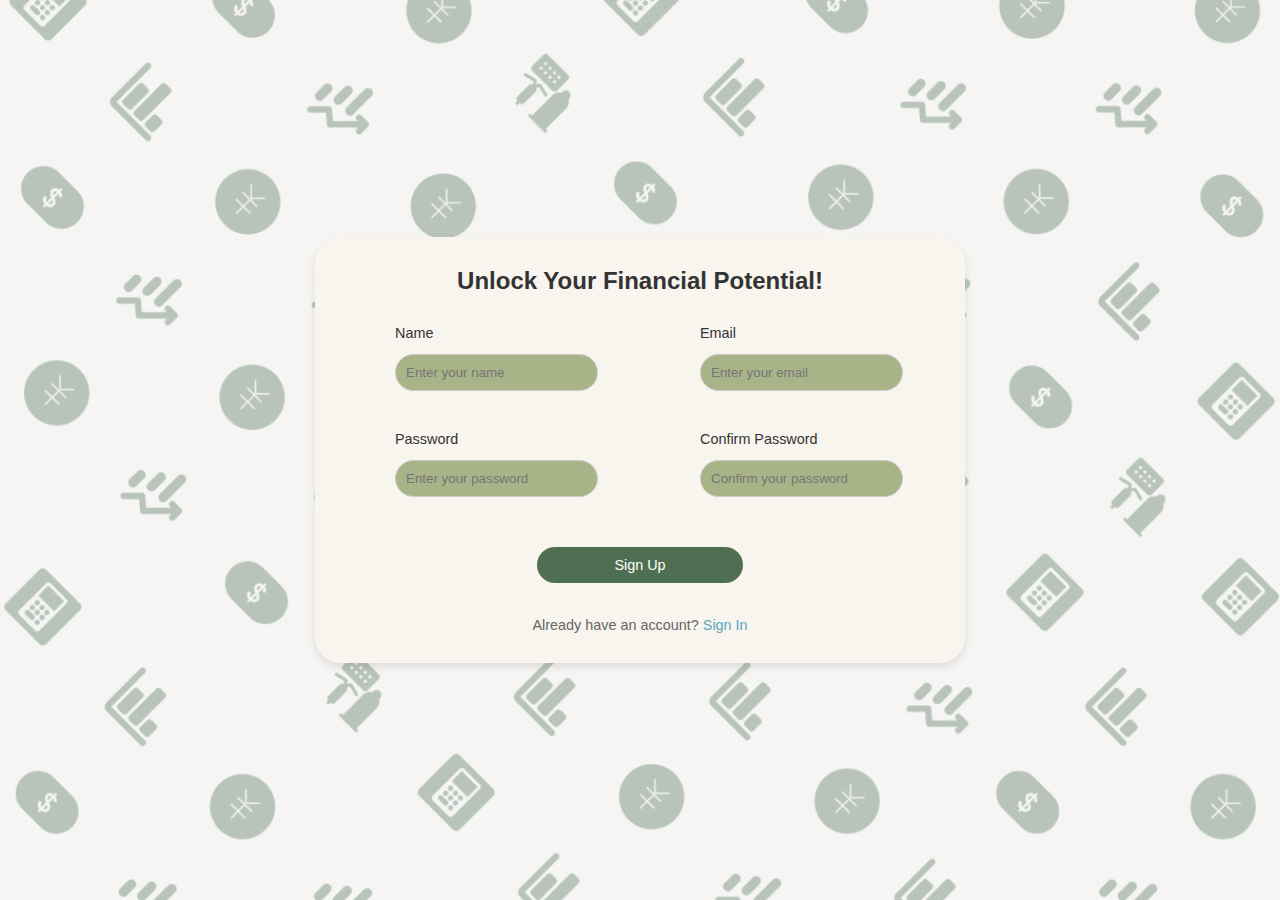
<file: regist.html>
<!DOCTYPE html>
<html lang="en">
<head>
    <meta charset="UTF-8">
    <meta name="viewport" content="width=device-width, initial-scale=1.0">
    <title>Register - Savvyngs</title>
    <link rel="stylesheet" href="styles.css">
    <link rel="icon" href="img/logo1.jpeg" type="img/jpeg">
</head>
<body class="regist-body">
    <div class="regist-container">
        <div class="form-container">
            <h2 class="form-heading">Unlock Your Financial Potential!</h2>
            <form id="registerForm">
                <div class="form-group">
                    <label class="form-label" for="name">Name</label>
                    <input class="form-input" type="text" id="name" placeholder="Enter your name" required>
                </div>
                
                <div class="form-group">
                    <label class="form-label" for="email">Email</label>
                    <input class="form-input" type="email" id="email" placeholder="Enter your email" required>
                </div>
               
                <div class="form-group">
                    <label class="form-label" for="password">Password</label>
                    <input class="form-input" type="password" id="password" placeholder="Enter your password" required>
                </div>
                
                <div class="form-group">
                    <label class="form-label" for="confirmPassword">Confirm Password</label>
                    <input class="form-input" type="password" id="confirmPassword" placeholder="Confirm your password" required>
                </div>
                
                <button type="submit" class="form-button">Sign Up</button>
            </form>
            
            <p class="signin-text">Already have an account? <a href="signIn.html" class="signin-link">Sign In</a></p>
        </div>
    </div>
    <script src="main.js"></script>
</body>
</html>
</file>
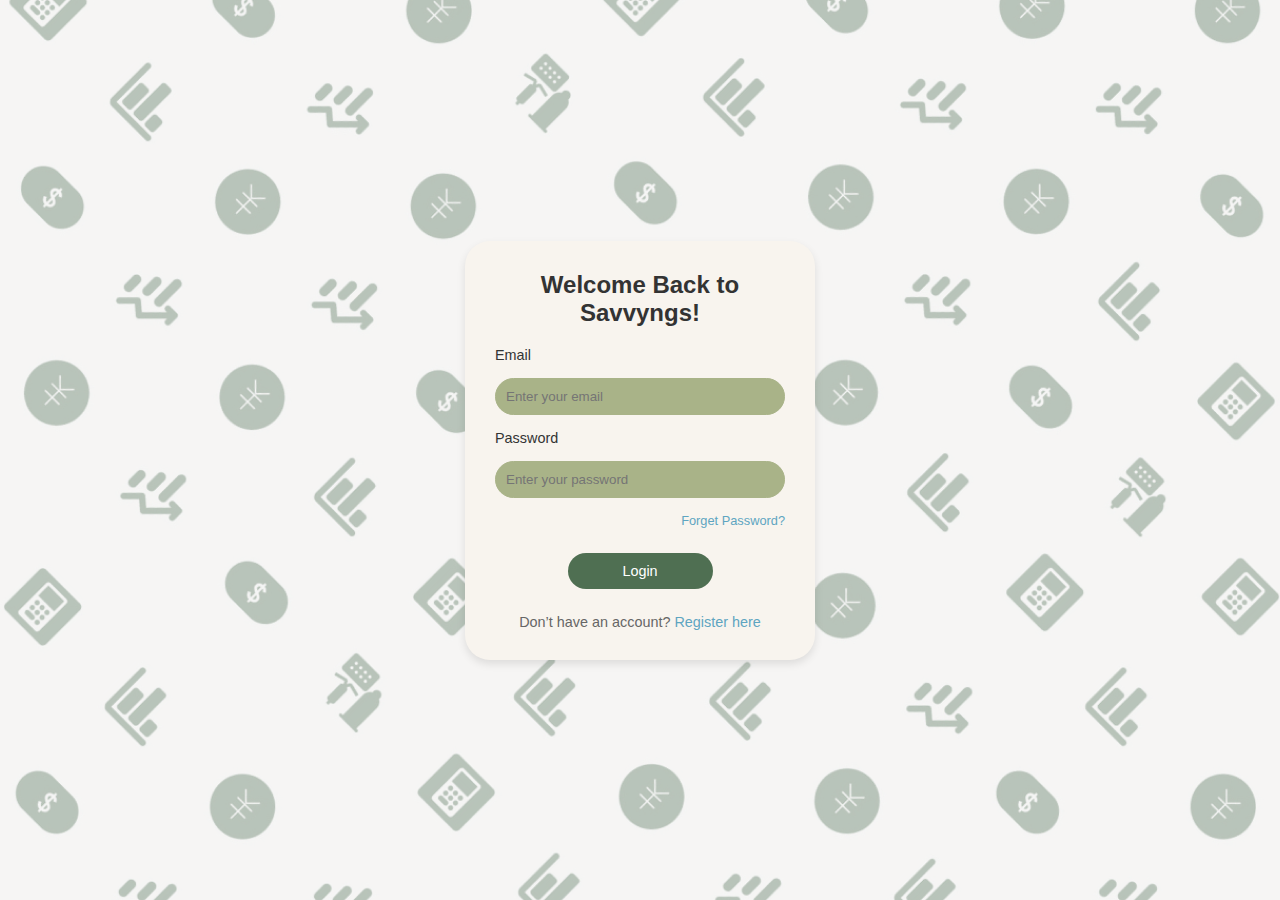
<file: signIn.html>
<!DOCTYPE html>
<html lang="en">
<head>
    <meta charset="UTF-8">
    <meta name="viewport" content="width=device-width, initial-scale=1.0">
    <title>Login - Savvyngs</title>
    <link rel="stylesheet" href="styles.css">
    <link rel="icon" href="img/logo1.jpeg" type="img/jpeg">
</head>
<body>
    <div class="savvyngs-login">
        <div class="savvyngs-login-container">
            <h2>Welcome Back to Savvyngs!</h2>
            <form>
                <label for="email">Email</label>
                <input type="email" id="email" name="email" placeholder="Enter your email" required>
                
                <label for="password">Password</label>
                <input type="password" id="password" name="password" placeholder="Enter your password" required>
                
                <div class="actions">
                    <a href="#" class="forgot-password">Forget Password?</a>
                </div>
                <button type="submit" class="login-button">Login</button>
            </form>
            <p class="register-text">Don’t have an account? <a href="regist.html">Register here</a></p>
        </div>
    </div>
    <script src="main.js"></script>
</body>
</html>
</file>
<file: styles.css>
* {
    padding: 0;
    margin: 0;
    box-sizing: border-box;
    font-family: Arial, Helvetica, sans-serif;
}

body {
    background: #F8F4EE;
}

.header {
    position: fixed;
    background: #165327;
    padding: 1rem 2rem;
    top: 0;
    width: 100%;
    z-index: 1000;
}

.nav-bar {
    display: flex;
    justify-content: space-between;
    align-items: center;
}

.nav-bar ul {
    list-style: none;
    display: flex;
    gap: 90px;
    cursor: pointer;
}

.nav-bar ul li a {
    text-decoration: none;
    color: white;
    font-size: 20px;
    padding: 5px 0;
    transition: all;
    transition-duration: 300ms;
    border-bottom: 2px solid rgba(255, 255, 255, 0);
}

.nav-bar ul li a:hover {
    border-bottom: 2px solid white;
}

.logo img {
    height: 50px;
    width: 100px;
    object-fit: cover;
}

.sign-in-btn {
    border-radius: 56px;
    color: white;
    font-size: 20px;
    border: 3px solid white;
    padding: 5px 20px;
    background-color: transparent;
    cursor: pointer;
    transition: background-color 0.3s;
    
}

.sign-in-btn:hover {
    background-color: white;
    color: #165327;
    transition: 0.3s all ease-in-out;
}

.page1 {
    display: flex;
    align-items: center;
    justify-content: space-between;
    margin-top: 50px;
    padding-left: 50px;
}

.page1 img {
    height: 60%;
    width: 60%;
    flex-shrink: 0;
}

.side-text {
    padding-top: 150px;
}

.side-text h1 {
    padding-top: 30px;
    font-size: 30px;
}

.side-text p {
    padding-top: 30px;
    font-size: 20px;
}

.button {
    padding: 100px;
    padding-left: 125px;
}

.trynow-btn {
    border-radius: 50px;
    border: 2px solid #165327;
    color: white;
    font-size: 20px;
    padding: 10px 25px;
    background-color:#165327;
    cursor: pointer;
    transition: background-color 0.3s;
}

.trynow-btn:hover {
    background-color: white;
    color: #165327;
    transition: 0.3s all ease-in-out;
}

.page2 {
    text-align: center;
    padding-top: 50px;
}

.page2 img {
    height: 400px;
    padding: 60px 0px;
}

.page2 h2 {
    font-size: 30px;
}

.page2 p {
    padding: 30px 100px 0px;
    font-size: 25px;
}

.page3 {
    align-items: center;
    text-align: center;
    padding: 200px 0;
}

.page3 h2 {
    padding: 25px;
    font-size: 30px;
}

.page3 p {
    font-size: 20px;
}

.page3 img {
    padding-top: 50px;
}

.page4 {
    align-items: center;
    text-align: center;
}

.page4 h2 {
    padding: 25px;
    font-size: 30px;
}

.page4 p {
    font-size: 20px;
}

.question {
    display: flex;
    align-items: center;
    justify-content: center;
    gap: 20px;
    margin-top: 20px;
}

.question img {
    max-width: 600px;
    height: auto;
}

 .question-box {
    padding: 20px;
    width: 800px;
 }

.question-box h5 {
    border: 1px solid #A9B388;
    background-color: #A9B388;
    font-size: 30px;
    padding: 15px 20px;
    border-radius: 25px;
    display: flex;
    justify-content: space-between;
    align-items: center;
    cursor: pointer;
    margin-bottom: 30px;
}

.question-box h5::after {
    content: "+";
    font-weight: bold;
    margin-left: auto;
}

.question-box h5.active::after {
    content: "-";
}

.question-box p {
    border: 1px solid #A9B388;
    background-color: #A9B388;
    font-size: 20px;
    padding: 15px;
    border-radius: 25px;
    margin-top: 10px;
    display: none;
}

.question-box h5.active + p {
    display: block;
}

.page5 {
    align-items: center;
    text-align: center;
    padding-top: 50px;
}

.image-container {
    position: relative;
}

.image-container img {
    width: 50%; 
}

.overlay-text {
    position: absolute;
    top: 50%;
    left: 50%; 
    transform: translate(-50%, -50%);
    color: #000; 
    font-size: 30px; 
    font-weight: bold;
    text-align: center;
}

.page5 p {
    position: absolute;
    top: 70%;
    left: 25%;
    color: #000; 
    font-size: 20px; 
    text-align: center;
}

.page5 .button {
    padding: 0 0 150px;
}

.join-btn {
    border-radius: 50px;
    border: 2px solid #165327;
    color: white;
    font-size: 20px;
    padding: 10px 25px;
    background-color:#165327;
    cursor: pointer;
    transition: background-color 0.3s;
}

.join-btn:hover {
    background-color: white;
    color: #165327;
    transition: 0.3s all ease-in-out;
}

footer {
    background-color: #557153;
    color: #ffffff;
    padding: 20px 0;
    font-size: 14px;
}

.footer-container {
    display: flex;
    justify-content: space-between;
    max-width: 1450px;
    padding: 20px 50px 30px;
}

.footer-section.logo {
    display: flex;
    gap: 10px;
}

.logo-footer img {
    height: 50px;
    width: 100px;
    object-fit: cover;
}

.footer-section.logo .logo-footer {
    margin-bottom: 15px;
    margin-top: -20px;
}

.footer-section.logo p {
    margin: 8px;
    font-size: 18px;
    font-weight: bold;
}

.footer-section.logo .social-icons {
    display: flex;
    gap: 10px; 
    margin-bottom: 15px;
}

.footer-section {
    display: flex;
    flex-direction: column;
    gap: 15px;
}

.footer-section h3 {
    font-size: 18px;
    margin-bottom: 10px;
}

.footer-section a {
    color: #ffffff;
    text-decoration: none;
    font-size: 14px;
}

.footer-section a:hover {
    text-decoration: underline;
}

.social-icons img {
    width: 25px;
    height: 25px;
}

.footer-bottom {
    display: flex;
    justify-content: space-between;
    align-items: center;
    padding-top: 10px;
    border-top: 1px solid #ffffff;
    max-width: 1400px;
    margin: 0 auto;
    font-size: 12px;
}

.footer-bottom a {
    color: #ffffff;
    text-decoration: none;
    margin-left: 55px;
}

.footer-bottom a:hover {
    text-decoration: underline;
}

/* Sign In */
.savvyngs-login {
    display: flex;
    align-items: center;
    justify-content: center;
    width: 100%;
    height: 100vh;
    background-color: #f1f1f1;
    background-image: url('img/background.png');
}

.savvyngs-login-container {
    width: 350px;
    padding: 30px;
    background-color: #F8F4EE;
    border-radius: 25px;
    box-shadow: 0 4px 8px rgba(0, 0, 0, 0.1);
    text-align: center;
}

.savvyngs-login-container h2 {
    font-size: 1.5em;
    color: #333;
    margin-bottom: 20px;
}

.savvyngs-login-container form {
    display: flex;
    flex-direction: column;
    gap: 15px;
}

.savvyngs-login-container label {
    font-size: 0.9em;
    color: #333;
    text-align: left;
}

.savvyngs-login-container input[type="email"],
.savvyngs-login-container input[type="password"] {
    width: 100%;
    padding: 10px;
    border-radius: 25px;
    border: 1px solid #A9B388;
    background-color: #A9B388;
    outline: none;
}

.savvyngs-login-container input[type="email"]:focus,
.savvyngs-login-container input[type="password"]:focus {
    border-color: #76877e;
}

.savvyngs-login-container .actions {
    display: flex;
    justify-content: right;
}

.savvyngs-login-container .forgot-password {
    font-size: 0.8em;
    color: #5EA5C1;
    text-decoration: none;
}

.savvyngs-login-container .forgot-password:hover {
    text-decoration: underline;
}

.savvyngs-login-container .login-button {
    padding: 10px 5px;
    font-size: 0.9em;
    margin: 0 auto;
    margin-top: 10px;
    margin-bottom: 10px;
    background-color: #4f6f52;
    color: #fff;
    border: none;
    border-radius: 20px;
    width: 50%;
    cursor: pointer;
}

.savvyngs-login-container .login-button:hover {
    background-color: #3e5142;
}

.savvyngs-login-container .register-text {
    margin-top: 15px;
    font-size: 0.9em;
    color: #666;
}

.savvyngs-login-container .register-text a {
    color: #5EA5C1;
    text-decoration: none;
}

.savvyngs-login-container .register-text a:hover {
    text-decoration: underline;
}

/* Register */
.regist-body {
    display: flex;
    justify-content: center;
    align-items: center;
    min-height: 100vh;
    background-color: #f1f1f1;
    margin: 0;
}

.regist-container {
    display: flex;
    align-items: center;
    justify-content: center;
    width: 100%;
    height: 100vh;
    background-image: url('img/background.png');
}

.form-container {
    width: 650px;
    padding: 30px;
    background-color: #F8F4EE;
    border-radius: 25px;
    box-shadow: 0 4px 8px rgba(0, 0, 0, 0.1);
    text-align: center;
}

.form-heading {
    font-size: 1.5rem;
    margin-bottom: 30px;
    color: #333;
}

.form-container form {
    display: grid;
    gap: 20px;
    margin-bottom: 1rem;
    justify-content: center;
}

.form-group {
    display: flex;
    flex-direction: column;
    gap: 5px;
    text-align: left;
    padding-left: 50px;
    padding-right: 100px;
}

.form-label {
    font-size: 0.9rem;
    margin-bottom: 0.5rem;
    color: #333;
}

.form-input {
    width: 150%;
    padding: 10px;
    margin-bottom: 20px;
    border: 1px solid #ccc;
    border-radius: 20px;
    background-color: #A9B388;
    outline: none;
}

.form-input:focus {
    border-color: #86a873;
}

.form-button {
    padding: 10px 5px;
    font-size: 0.9em;
    margin: 0 auto;
    margin-top: 10px;
    margin-bottom: 10px;
    background-color: #4f6f52;
    color: #fff;
    border: none;
    border-radius: 20px;
    grid-column: span 2;
    width: 35%;
    cursor: pointer;
}

.form-button:hover {
    background-color: #556945;
}

.signin-text {
    color: #666;
    margin-top: 1.5rem;
    font-size: 0.9rem;
}

.signin-link {
    color: #5EA5C1;
    text-decoration: none;
}

.signin-link:hover {
    text-decoration: underline;
}
</file>
